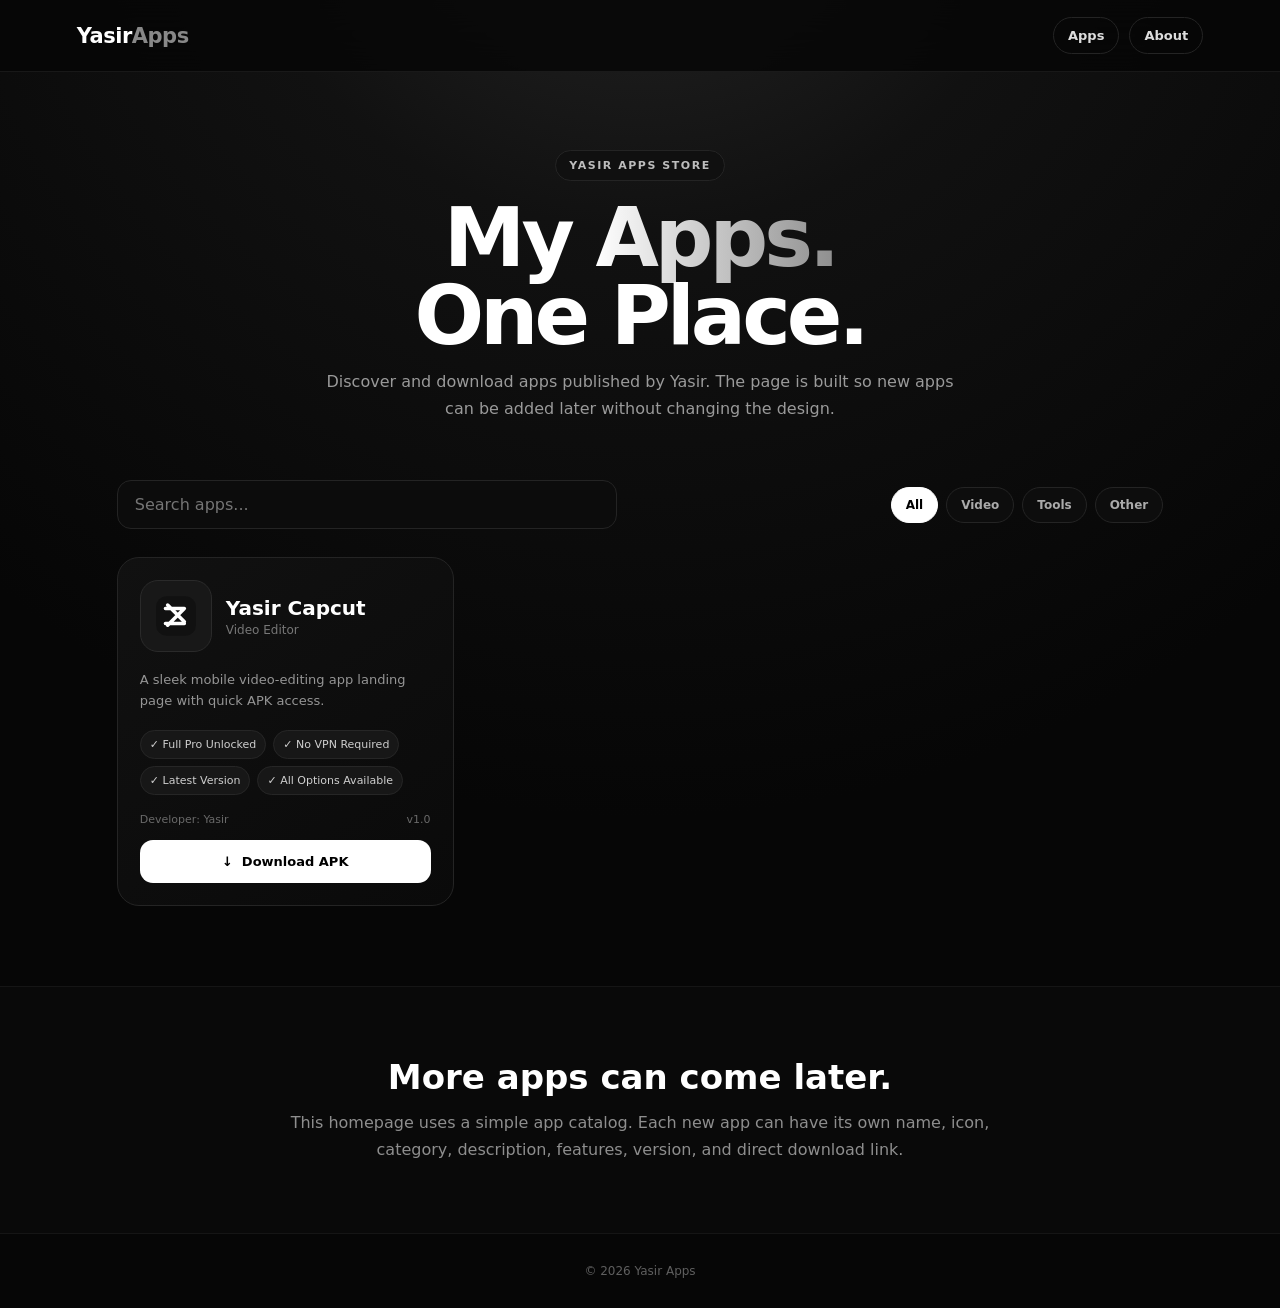
<file: yasir.html>
<!DOCTYPE html>
<html lang="en">
<head>
<meta charset="UTF-8">
<meta name="viewport" content="width=device-width,initial-scale=1.0">
<meta name="theme-color" content="#070707">
<title>Yasir Apps</title>
<style>
:root{
  --bg:#060606;--panel:#0e0e0e;--panel2:#131313;--line:#242424;
  --text:#fff;--muted:#999;--soft:#cfcfcf;--radius:22px;
}
*{box-sizing:border-box;margin:0;padding:0}
html{scroll-behavior:smooth}
body{
  font-family:Inter,system-ui,-apple-system,Segoe UI,Arial,sans-serif;
  color:var(--text);background:
  radial-gradient(circle at 50% -15%,#292929 0,#111 26%,#060606 62%);
  min-height:100vh;overflow-x:hidden;
}
a{text-decoration:none;color:inherit}
button,input{font:inherit}
.header{
  position:sticky;top:0;z-index:100;
  display:flex;align-items:center;justify-content:space-between;
  gap:18px;padding:17px 6%;
  background:rgba(6,6,6,.8);backdrop-filter:blur(18px);
  border-bottom:1px solid rgba(255,255,255,.07);
}
.brand{font-size:21px;font-weight:900;letter-spacing:-.5px}
.brand span{color:#888}
.nav-links{display:flex;gap:10px;align-items:center}
.nav-links a{padding:10px 14px;border:1px solid var(--line);border-radius:999px;color:#ddd;font-size:13px;font-weight:800}
.nav-links a:hover{background:#fff;color:#000}
.hero{max-width:1200px;margin:auto;padding:78px 6% 58px;text-align:center}
.pill{display:inline-flex;padding:8px 13px;border:1px solid var(--line);border-radius:999px;background:#101010;color:#bdbdbd;font-size:11px;font-weight:900;letter-spacing:.14em}
.hero h1{
  margin:18px 0 13px;font-size:clamp(45px,7vw,82px);line-height:.95;letter-spacing:-4px
}
.gradient{
  background:linear-gradient(90deg,#fff,#8e8e8e);
  -webkit-background-clip:text;background-clip:text;color:transparent
}
.hero p{max-width:650px;margin:auto;color:#9a9a9a;line-height:1.7;font-size:16px}
.controls{
  max-width:1200px;margin:0 auto;padding:0 6% 28px;
  display:flex;gap:12px;align-items:center;justify-content:space-between;flex-wrap:wrap
}
.search{
  flex:1;min-width:240px;max-width:500px;padding:14px 17px;border:1px solid var(--line);
  border-radius:14px;background:#0c0c0c;color:#fff;outline:none
}
.search:focus{border-color:#555}
.filters{display:flex;gap:8px;flex-wrap:wrap}
.filter{
  border:1px solid var(--line);background:#0d0d0d;color:#aaa;
  border-radius:999px;padding:10px 14px;cursor:pointer;font-size:12px;font-weight:800
}
.filter.active,.filter:hover{background:#fff;color:#000;border-color:#fff}
.grid{
  max-width:1200px;margin:auto;padding:0 6% 80px;
  display:grid;grid-template-columns:repeat(3,minmax(0,1fr));gap:18px
}
.card{
  background:linear-gradient(145deg,#111,#0a0a0a);border:1px solid var(--line);
  border-radius:var(--radius);padding:22px;transition:.25s;overflow:hidden;position:relative
}
.card:hover{transform:translateY(-5px);border-color:#3a3a3a;box-shadow:0 24px 70px rgba(0,0,0,.35)}
.app-head{display:flex;align-items:center;gap:14px}
.icon{
  width:72px;height:72px;border-radius:18px;flex:none;display:grid;place-items:center;
  background:#181818;border:1px solid #2a2a2a;overflow:hidden
}
.icon img{width:100%;height:100%;object-fit:cover}
.icon svg{width:44px;height:44px}
.app-name{font-size:20px;font-weight:900}
.category{color:#777;font-size:12px;margin-top:3px}
.desc{color:#959595;font-size:13px;line-height:1.6;margin:18px 0}
.features{display:flex;flex-wrap:wrap;gap:7px;margin-bottom:18px}
.feature{font-size:11px;color:#cfcfcf;background:#171717;border:1px solid #262626;border-radius:999px;padding:7px 9px}
.meta{display:flex;justify-content:space-between;align-items:center;margin-bottom:14px;color:#696969;font-size:11px}
.download{
  width:100%;display:flex;justify-content:center;align-items:center;gap:8px;
  padding:14px 16px;border-radius:13px;background:#fff;color:#000;font-weight:900;font-size:13px;
  transition:.2s
}
.download:hover{background:#e8e8e8;transform:translateY(-1px)}
.empty{
  grid-column:1/-1;text-align:center;padding:60px 20px;border:1px dashed #252525;
  border-radius:20px;color:#777;display:none
}
.about{border-top:1px solid #151515;background:rgba(255,255,255,.01);padding:70px 6%}
.about-wrap{max-width:1100px;margin:auto;text-align:center}
.about h2{font-size:34px;margin-bottom:12px}.about p{max-width:700px;margin:auto;color:#8e8e8e;line-height:1.7}
footer{padding:30px;text-align:center;color:#5f5f5f;border-top:1px solid #151515;font-size:12px}
.toast{
  position:fixed;left:50%;bottom:24px;transform:translate(-50%,120px);opacity:0;
  background:#fff;color:#000;padding:13px 17px;border-radius:12px;font-weight:900;font-size:12px;
  transition:.25s;z-index:200;pointer-events:none
}
.toast.show{transform:translate(-50%,0);opacity:1}
@media(max-width:950px){.grid{grid-template-columns:repeat(2,minmax(0,1fr))}}
@media(max-width:650px){
  .header{padding:15px 5%}.nav-links a:first-child{display:none}
  .hero{padding:58px 5% 45px}.hero h1{letter-spacing:-2.5px}
  .controls,.grid{padding-left:5%;padding-right:5%}
  .grid{grid-template-columns:1fr}
}
</style>
</head>
<body>

<header class="header">
  <a class="brand" href="#">Yasir<span>Apps</span></a>
  <nav class="nav-links">
    <a href="#apps">Apps</a>
    <a href="#about">About</a>
  </nav>
</header>

<section class="hero">
  <span class="pill">YASIR APPS STORE</span>
  <h1>My <span class="gradient">Apps.</span><br>One Place.</h1>
  <p>Discover and download apps published by Yasir. The page is built so new apps can be added later without changing the design.</p>
</section>

<div class="controls" id="apps">
  <input id="search" class="search" type="search" placeholder="Search apps..." aria-label="Search apps">
  <div class="filters">
    <button class="filter active" data-filter="all">All</button>
    <button class="filter" data-filter="video">Video</button>
    <button class="filter" data-filter="tools">Tools</button>
    <button class="filter" data-filter="other">Other</button>
  </div>
</div>

<main class="grid" id="grid"></main>
<div class="empty" id="empty">No apps found.</div>

<section class="about" id="about">
  <div class="about-wrap">
    <h2>More apps can come later.</h2>
    <p>This homepage uses a simple app catalog. Each new app can have its own name, icon, category, description, features, version, and direct download link.</p>
  </div>
</section>

<footer>© <span id="year"></span> Yasir Apps</footer>
<div class="toast" id="toast">Opening download…</div>

<script>
/*
  ADD NEW APPS HERE
  Copy the Yasir Capcut object and change its values.
*/
const apps = [
  {
    name:"Yasir Capcut",
    category:"video",
    categoryLabel:"Video Editor",
    version:"v1.0",
    description:"A sleek mobile video-editing app landing page with quick APK access.",
    features:["Full Pro Unlocked","No VPN Required","Latest Version","All Options Available"],
    download:"https://github.com/yasirrahim12/yasir-apps/releases/download/v1.0/Yasir.apk",
    icon:"capcut"
  }

  /*
  Example for a future app:

  ,{
    name:"Yasir App 2",
    category:"tools",
    categoryLabel:"Tools",
    version:"v1.0",
    description:"Your next application description.",
    features:["Feature 1","Feature 2"],
    download:"YOUR-GITHUB-RELEASE-LINK",
    icon:"default"
  }
  */
];

const grid=document.getElementById("grid");
const empty=document.getElementById("empty");
const search=document.getElementById("search");
const toast=document.getElementById("toast");
let activeFilter="all";

function capcutIcon(){
  return `
  <svg viewBox="0 0 100 100" aria-label="CapCut style icon">
    <rect x="5" y="5" width="90" height="90" rx="23" fill="#111"/>
    <path d="M26 33h43M31 25l38 38M69 33L31 71M26 67h43" fill="none" stroke="#fff" stroke-width="8" stroke-linecap="round"/>
  </svg>`;
}

function defaultIcon(){
  return `
  <svg viewBox="0 0 100 100">
    <rect x="8" y="8" width="84" height="84" rx="22" fill="#1d1d1d"/>
    <path d="M30 50h40M50 30v40" stroke="#fff" stroke-width="8" stroke-linecap="round"/>
  </svg>`;
}

function iconMarkup(app){
  if(app.icon && app.icon.startsWith("http")){
    return `<img src="${app.icon}" alt="${app.name} icon" onerror="this.parentElement.innerHTML='${defaultIcon().replace(/'/g,"&#39;")}'">`;
  }
  return app.icon==="capcut" ? capcutIcon() : defaultIcon();
}

function render(){
  const q=search.value.trim().toLowerCase();
  const filtered=apps.filter(app=>{
    const matchesFilter=activeFilter==="all" || app.category===activeFilter;
    const text=(app.name+" "+app.description+" "+app.features.join(" ")).toLowerCase();
    return matchesFilter && text.includes(q);
  });

  grid.innerHTML=filtered.map(app=>`
    <article class="card">
      <div class="app-head">
        <div class="icon">${iconMarkup(app)}</div>
        <div>
          <div class="app-name">${app.name}</div>
          <div class="category">${app.categoryLabel}</div>
        </div>
      </div>
      <p class="desc">${app.description}</p>
      <div class="features">
        ${app.features.map(f=>`<span class="feature">✓ ${f}</span>`).join("")}
      </div>
      <div class="meta"><span>Developer: Yasir</span><span>${app.version}</span></div>
      <a class="download" href="${app.download}" data-name="${app.name}">
        ↓&nbsp; Download APK
      </a>
    </article>
  `).join("");

  empty.style.display=filtered.length ? "none" : "block";
}

document.querySelectorAll(".filter").forEach(btn=>{
  btn.addEventListener("click",()=>{
    document.querySelectorAll(".filter").forEach(b=>b.classList.remove("active"));
    btn.classList.add("active");
    activeFilter=btn.dataset.filter;
    render();
  });
});

search.addEventListener("input",render);

grid.addEventListener("click",e=>{
  const link=e.target.closest(".download");
  if(!link)return;
  toast.textContent="Opening "+link.dataset.name+" download…";
  toast.classList.add("show");
  setTimeout(()=>toast.classList.remove("show"),2200);
});

document.getElementById("year").textContent=new Date().getFullYear();
render();
</script>
</body>
</html>
</file>
